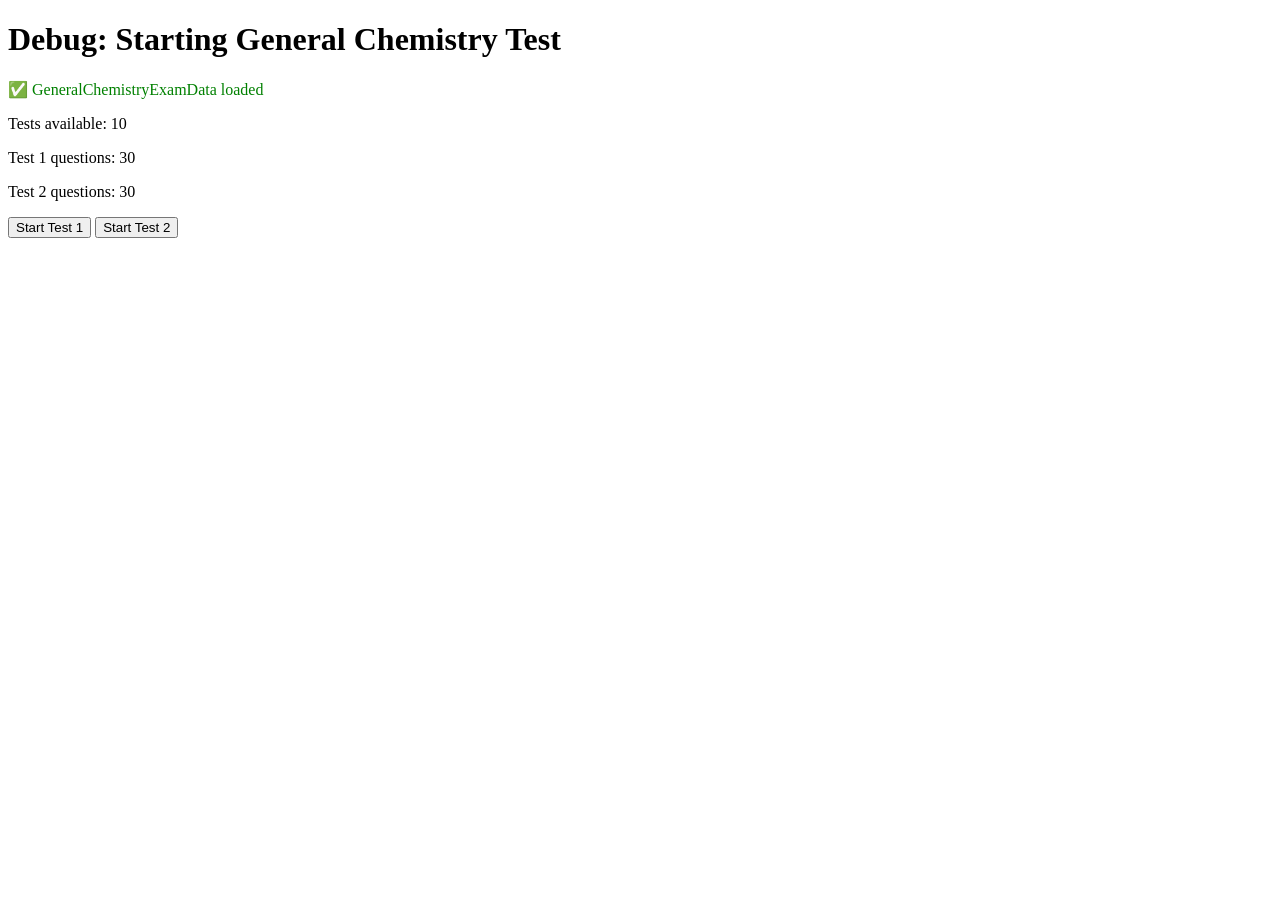
<file: debug-genchem-start.html>
<!DOCTYPE html>
<html lang="en">
<head>
    <meta charset="UTF-8">
    <meta name="viewport" content="width=device-width, initial-scale=1.0">
    <title>Debug General Chemistry Test Start</title>
</head>
<body>
    <h1>Debug: Starting General Chemistry Test</h1>
    <div id="output"></div>
    <button id="startTest1">Start Test 1</button>
    <button id="startTest2">Start Test 2</button>

    <script src="General Chemistry/exam-data.js"></script>
    <script>
        const output = document.getElementById('output');
        
        function log(message, color = 'black') {
            const p = document.createElement('p');
            p.style.color = color;
            p.textContent = message;
            output.appendChild(p);
        }
        
        // Check if data is loaded
        if (typeof window.GeneralChemistryExamData !== 'undefined') {
            log('✅ GeneralChemistryExamData loaded', 'green');
            log(`Tests available: ${window.GeneralChemistryExamData.length}`);
            log(`Test 1 questions: ${window.GeneralChemistryExamData[0].length}`);
            log(`Test 2 questions: ${window.GeneralChemistryExamData[1].length}`);
        } else {
            log('❌ GeneralChemistryExamData NOT loaded', 'red');
        }
        
        // Simulate what startPreTest does
        document.getElementById('startTest1').addEventListener('click', function() {
            log('--- Clicking Start Test 1 ---', 'blue');
            
            const subjectName = 'General Chemistry';
            const testIndex = 0;
            
            // This is what getAllTestData() returns
            const allTestData = {
                "General Chemistry": window.GeneralChemistryExamData || []
            };
            
            log(`allTestData['General Chemistry'] exists: ${!!allTestData['General Chemistry']}`);
            log(`allTestData['General Chemistry'] length: ${allTestData['General Chemistry'].length}`);
            
            const test = allTestData[subjectName] && allTestData[subjectName][testIndex];
            log(`test exists: ${!!test}`);
            log(`test length: ${test ? test.length : 'N/A'}`);
            
            if (!test || test.length === 0) {
                log('❌ ERROR: Test has no questions!', 'red');
            } else {
                log(`✅ Test ready with ${test.length} questions`, 'green');
                log(`First question: ${test[0].stem.substring(0, 60)}...`);
            }
        });
        
        document.getElementById('startTest2').addEventListener('click', function() {
            log('--- Clicking Start Test 2 ---', 'blue');
            
            const subjectName = 'General Chemistry';
            const testIndex = 1;
            
            const allTestData = {
                "General Chemistry": window.GeneralChemistryExamData || []
            };
            
            const test = allTestData[subjectName] && allTestData[subjectName][testIndex];
            log(`test exists: ${!!test}`);
            log(`test length: ${test ? test.length : 'N/A'}`);
            
            if (!test || test.length === 0) {
                log('❌ ERROR: Test has no questions!', 'red');
            } else {
                log(`✅ Test ready with ${test.length} questions`, 'green');
                log(`First question: ${test[0].stem.substring(0, 60)}...`);
            }
        });
    </script>
</body>
</html>
</file>
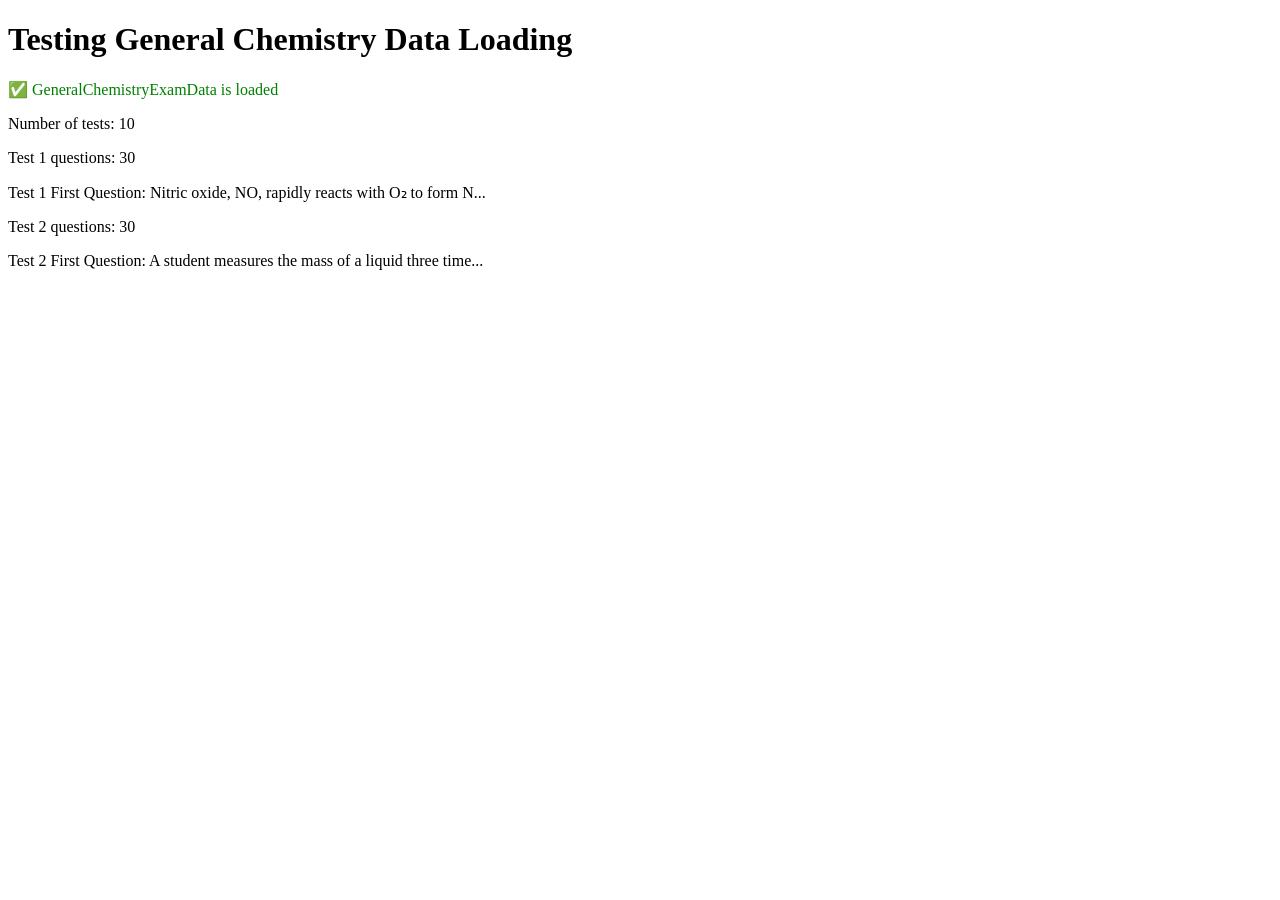
<file: test-genchem-data.html>
<!DOCTYPE html>
<html lang="en">
<head>
    <meta charset="UTF-8">
    <meta name="viewport" content="width=device-width, initial-scale=1.0">
    <title>Test General Chemistry Data</title>
</head>
<body>
    <h1>Testing General Chemistry Data Loading</h1>
    <div id="output"></div>

    <script src="General Chemistry/exam-data.js"></script>
    <script>
        const output = document.getElementById('output');
        
        if (typeof window.GeneralChemistryExamData !== 'undefined') {
            output.innerHTML += '<p style="color: green;">✅ GeneralChemistryExamData is loaded</p>';
            output.innerHTML += `<p>Number of tests: ${window.GeneralChemistryExamData.length}</p>`;
            
            if (window.GeneralChemistryExamData.length > 0) {
                output.innerHTML += `<p>Test 1 questions: ${window.GeneralChemistryExamData[0].length}</p>`;
                output.innerHTML += `<p>Test 1 First Question: ${window.GeneralChemistryExamData[0][0].stem.substring(0, 50)}...</p>`;
            }
            
            if (window.GeneralChemistryExamData.length > 1) {
                output.innerHTML += `<p>Test 2 questions: ${window.GeneralChemistryExamData[1].length}</p>`;
                output.innerHTML += `<p>Test 2 First Question: ${window.GeneralChemistryExamData[1][0].stem.substring(0, 50)}...</p>`;
            }
        } else {
            output.innerHTML += '<p style="color: red;">❌ GeneralChemistryExamData is NOT loaded</p>';
        }
    </script>
</body>
</html>
</file>
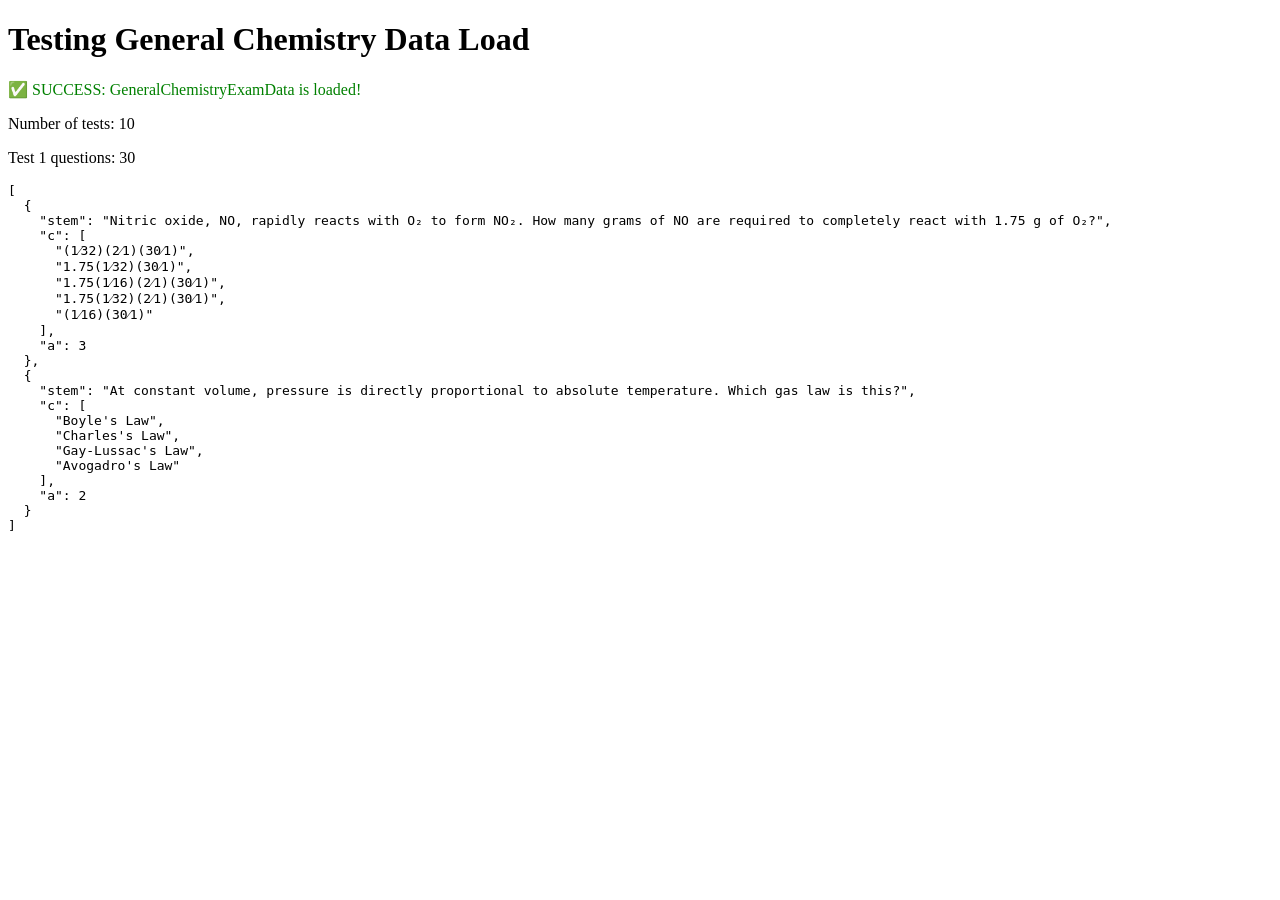
<file: test-genchem-load.html>
<!DOCTYPE html>
<html>
<head>
    <title>Test General Chemistry Data Load</title>
</head>
<body>
    <h1>Testing General Chemistry Data Load</h1>
    <div id="output"></div>
    
    <script src="General Chemistry/exam-data.js"></script>
    <script>
        const output = document.getElementById('output');
        
        setTimeout(() => {
            if (typeof window.GeneralChemistryExamData !== 'undefined') {
                output.innerHTML = `
                    <p style="color: green;">✅ SUCCESS: GeneralChemistryExamData is loaded!</p>
                    <p>Number of tests: ${window.GeneralChemistryExamData.length}</p>
                    <p>Test 1 questions: ${window.GeneralChemistryExamData[0] ? window.GeneralChemistryExamData[0].length : 0}</p>
                    <pre>${JSON.stringify(window.GeneralChemistryExamData[0] ? window.GeneralChemistryExamData[0].slice(0, 2) : [], null, 2)}</pre>
                `;
            } else {
                output.innerHTML = `
                    <p style="color: red;">❌ ERROR: GeneralChemistryExamData is NOT loaded!</p>
                    <p>Check browser console for errors.</p>
                `;
            }
        }, 100);
    </script>
</body>
</html>
</file>
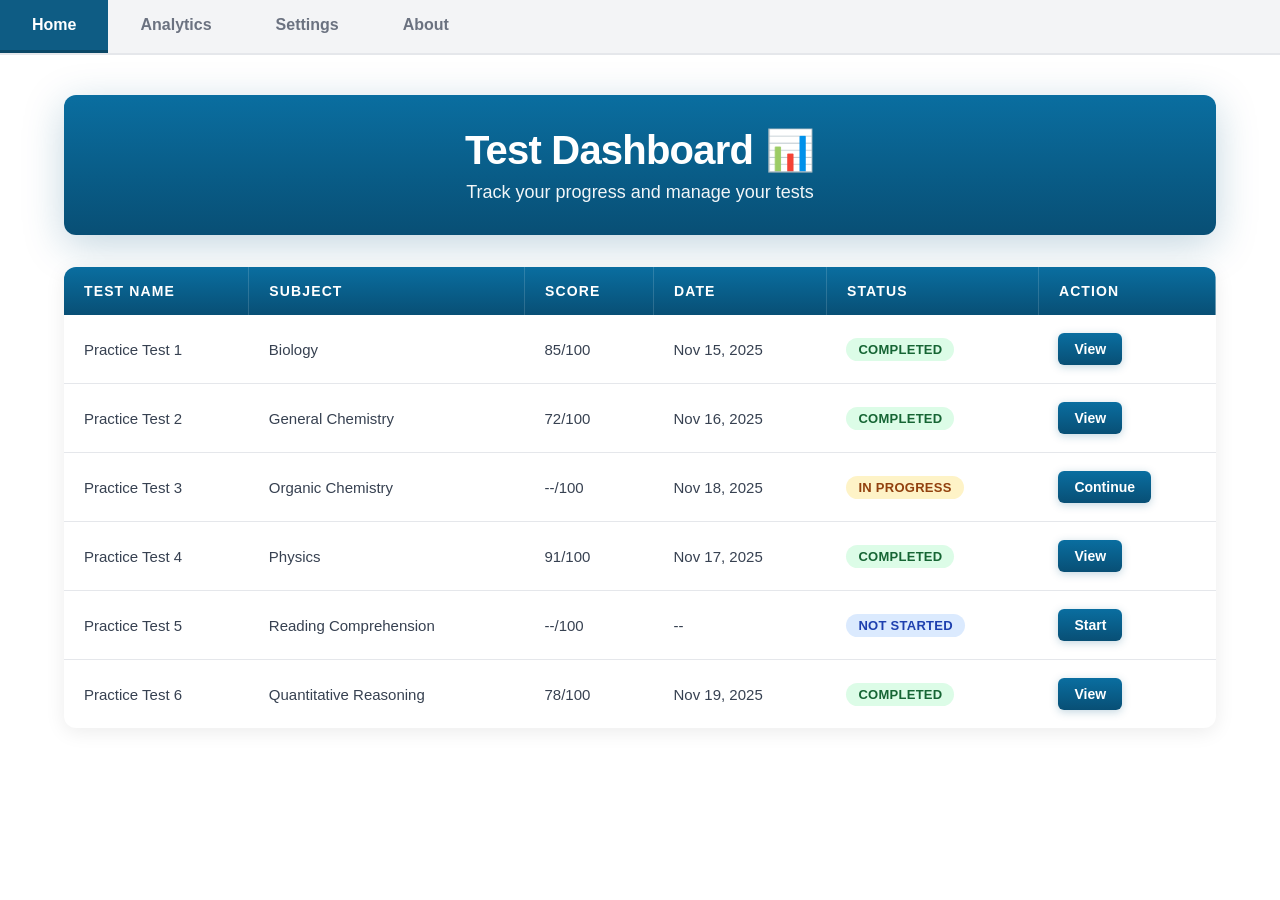
<file: test.html>
<!DOCTYPE html>
<html lang="en">
<head>
    <meta charset="UTF-8">
    <meta name="viewport" content="width=device-width, initial-scale=1.0">
    <title>Test Page - Optofutureprep</title>
    <style>
        * {
            box-sizing: border-box;
            margin: 0;
            padding: 0;
        }

        body {
            font-family: 'Inter', 'Segoe UI', Arial, sans-serif;
            background: #ffffff;
            color: #1f2937;
            min-height: 100vh;
        }

        /* Navigation Tabs */
        .nav-tabs {
            display: flex;
            background: #f3f4f6;
            border-bottom: 2px solid #e5e7eb;
            padding: 0;
            margin: 0;
        }

        .nav-tab {
            padding: 16px 32px;
            background: transparent;
            border: none;
            color: #6b7280;
            font-size: 16px;
            font-weight: 600;
            cursor: pointer;
            transition: all 0.2s ease;
            border-bottom: 3px solid transparent;
        }

        .nav-tab:hover {
            background: rgba(14, 92, 132, 0.1);
            color: #0e5c84;
        }

        .nav-tab.active {
            background: #0e5c84;
            color: #ffffff;
            border-bottom: 3px solid #0b4766;
        }

        /* Container */
        .container {
            max-width: 1200px;
            margin: 0 auto;
            padding: 40px 24px;
        }

        /* Header - Same style as subjects header */
        .page-header {
            text-align: center;
            margin-bottom: 32px;
            animation: slide-in 0.4s ease-out;
        }

        @keyframes slide-in {
            from {
                opacity: 0;
                transform: translateY(-10px);
            }
            to {
                opacity: 1;
                transform: translateY(0);
            }
        }

        .header-content {
            background: linear-gradient(180deg, #0a6ea0 0%, #084f75 100%);
            padding: 32px;
            border-radius: 12px;
            box-shadow: 0 10px 40px rgba(14, 92, 132, 0.25);
        }

        .header-title {
            display: flex;
            align-items: center;
            justify-content: center;
            gap: 12px;
            margin-bottom: 8px;
        }

        .header-title h1 {
            font-size: 2.5rem;
            font-weight: 800;
            color: #ffffff;
            letter-spacing: -0.02em;
        }

        .header-title .icon {
            font-size: 2.5rem;
        }

        .header-subtitle {
            color: #ffffff;
            font-size: 1.125rem;
            font-weight: 500;
            opacity: 0.95;
        }

        /* Table Card */
        .table-card {
            background: #ffffff;
            border-radius: 12px;
            box-shadow: 0 4px 20px rgba(0, 0, 0, 0.08);
            overflow: hidden;
        }

        .table-wrapper {
            overflow-x: auto;
        }

        table {
            width: 100%;
            border-collapse: collapse;
        }

        /* Table Header */
        thead {
            background: linear-gradient(180deg, #0a6ea0 0%, #084f75 100%);
        }

        thead th {
            padding: 16px 20px;
            text-align: left;
            font-size: 0.875rem;
            font-weight: 700;
            color: #ffffff;
            text-transform: uppercase;
            letter-spacing: 0.08em;
            border-right: 1px solid rgba(255, 255, 255, 0.15);
        }

        thead th:last-child {
            border-right: none;
        }

        /* Table Body */
        tbody tr {
            border-bottom: 1px solid #e5e7eb;
            transition: background 0.15s ease;
        }

        tbody tr:hover {
            background: rgba(14, 92, 132, 0.05);
        }

        tbody tr:last-child {
            border-bottom: none;
        }

        tbody td {
            padding: 18px 20px;
            font-size: 15px;
            color: #374151;
        }

        /* Status Badges */
        .status-badge {
            display: inline-block;
            padding: 4px 12px;
            border-radius: 12px;
            font-size: 0.813rem;
            font-weight: 600;
            text-transform: uppercase;
            letter-spacing: 0.02em;
        }

        .status-success {
            background: #dcfce7;
            color: #166534;
        }

        .status-warning {
            background: #fef3c7;
            color: #92400e;
        }

        .status-error {
            background: #fee2e2;
            color: #991b1b;
        }

        .status-info {
            background: #dbeafe;
            color: #1e40af;
        }

        /* Action Button */
        .btn-action {
            padding: 8px 16px;
            background: linear-gradient(180deg, #0a6ea0 0%, #084f75 100%);
            color: #ffffff;
            border: none;
            border-radius: 6px;
            font-size: 0.875rem;
            font-weight: 600;
            cursor: pointer;
            transition: all 0.2s ease;
            box-shadow: 0 2px 8px rgba(14, 92, 132, 0.25);
        }

        .btn-action:hover {
            background: linear-gradient(180deg, #084f75 0%, #0b4766 100%);
            box-shadow: 0 4px 12px rgba(14, 92, 132, 0.35);
            transform: translateY(-1px);
        }

        .btn-action:active {
            transform: translateY(0);
            box-shadow: 0 2px 6px rgba(14, 92, 132, 0.25);
        }

        /* Empty State */
        .empty-state {
            text-align: center;
            padding: 60px 20px;
            color: #6b7280;
        }

        .empty-state .icon {
            font-size: 4rem;
            margin-bottom: 16px;
            opacity: 0.4;
        }

        .empty-state h3 {
            font-size: 1.25rem;
            margin-bottom: 8px;
            color: #374151;
        }

        .empty-state p {
            font-size: 0.938rem;
        }

        /* Responsive */
        @media (max-width: 768px) {
            .nav-tab {
                padding: 12px 20px;
                font-size: 14px;
            }

            .header-content {
                padding: 24px;
            }

            .header-title h1 {
                font-size: 2rem;
            }

            .header-title .icon {
                font-size: 2rem;
            }

            .container {
                padding: 24px 16px;
            }

            tbody td, thead th {
                padding: 12px 16px;
                font-size: 14px;
            }
        }
    </style>
</head>
<body>
    <!-- Navigation Tabs -->
    <nav class="nav-tabs">
        <button class="nav-tab active" onclick="switchTab(this, 'home')">Home</button>
        <button class="nav-tab" onclick="switchTab(this, 'analytics')">Analytics</button>
        <button class="nav-tab" onclick="switchTab(this, 'settings')">Settings</button>
        <button class="nav-tab" onclick="switchTab(this, 'about')">About</button>
    </nav>

    <!-- Main Content -->
    <div class="container">
        <!-- Page Header - Same style as subjects page -->
        <header class="page-header">
            <div class="header-content">
                <div class="header-title">
                    <h1>Test Dashboard</h1>
                    <span class="icon">📊</span>
                </div>
                <p class="header-subtitle">Track your progress and manage your tests</p>
            </div>
        </header>

        <!-- Table Card -->
        <div class="table-card">
            <div class="table-wrapper">
                <table>
                    <thead>
                        <tr>
                            <th>Test Name</th>
                            <th>Subject</th>
                            <th>Score</th>
                            <th>Date</th>
                            <th>Status</th>
                            <th>Action</th>
                        </tr>
                    </thead>
                    <tbody id="test-table-body">
                        <tr>
                            <td>Practice Test 1</td>
                            <td>Biology</td>
                            <td>85/100</td>
                            <td>Nov 15, 2025</td>
                            <td><span class="status-badge status-success">Completed</span></td>
                            <td><button class="btn-action" onclick="viewTest(1)">View</button></td>
                        </tr>
                        <tr>
                            <td>Practice Test 2</td>
                            <td>General Chemistry</td>
                            <td>72/100</td>
                            <td>Nov 16, 2025</td>
                            <td><span class="status-badge status-success">Completed</span></td>
                            <td><button class="btn-action" onclick="viewTest(2)">View</button></td>
                        </tr>
                        <tr>
                            <td>Practice Test 3</td>
                            <td>Organic Chemistry</td>
                            <td>--/100</td>
                            <td>Nov 18, 2025</td>
                            <td><span class="status-badge status-warning">In Progress</span></td>
                            <td><button class="btn-action" onclick="continueTest(3)">Continue</button></td>
                        </tr>
                        <tr>
                            <td>Practice Test 4</td>
                            <td>Physics</td>
                            <td>91/100</td>
                            <td>Nov 17, 2025</td>
                            <td><span class="status-badge status-success">Completed</span></td>
                            <td><button class="btn-action" onclick="viewTest(4)">View</button></td>
                        </tr>
                        <tr>
                            <td>Practice Test 5</td>
                            <td>Reading Comprehension</td>
                            <td>--/100</td>
                            <td>--</td>
                            <td><span class="status-badge status-info">Not Started</span></td>
                            <td><button class="btn-action" onclick="startTest(5)">Start</button></td>
                        </tr>
                        <tr>
                            <td>Practice Test 6</td>
                            <td>Quantitative Reasoning</td>
                            <td>78/100</td>
                            <td>Nov 19, 2025</td>
                            <td><span class="status-badge status-success">Completed</span></td>
                            <td><button class="btn-action" onclick="viewTest(6)">View</button></td>
                        </tr>
                    </tbody>
                </table>
            </div>
        </div>
    </div>

    <script>
        // Tab switching functionality
        function switchTab(element, tabName) {
            // Remove active class from all tabs
            document.querySelectorAll('.nav-tab').forEach(tab => {
                tab.classList.remove('active');
            });
            
            // Add active class to clicked tab
            element.classList.add('active');
            
            console.log('Switched to tab:', tabName);
        }

        // Test action functions
        function viewTest(testId) {
            console.log('Viewing test:', testId);
            alert('Opening test ' + testId + ' results...');
        }

        function continueTest(testId) {
            console.log('Continuing test:', testId);
            alert('Resuming test ' + testId + '...');
        }

        function startTest(testId) {
            console.log('Starting test:', testId);
            alert('Starting test ' + testId + '...');
        }

        // Server connection test
        document.addEventListener('DOMContentLoaded', function() {
            console.log('Test page loaded successfully!');
            console.log('Current URL:', window.location.href);
            console.log('Timestamp:', new Date().toLocaleString());
        });
    </script>
</body>
</html>
</file>
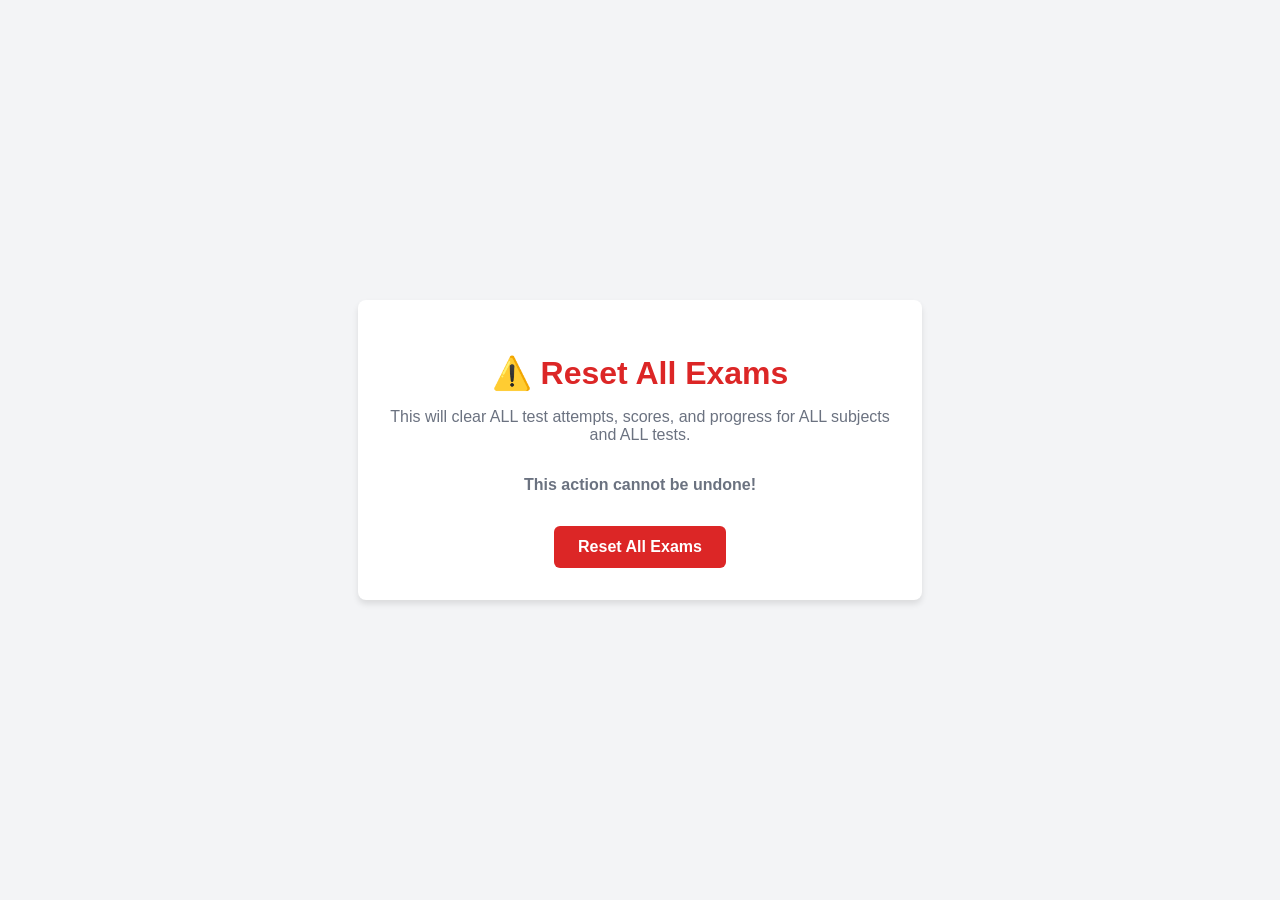
<file: demos/reset-all-exams.html>
<!DOCTYPE html>
<html lang="en">
<head>
    <meta charset="UTF-8">
    <meta name="viewport" content="width=device-width, initial-scale=1.0">
    <title>Reset All Exams</title>
    <style>
        body {
            font-family: Arial, sans-serif;
            display: flex;
            justify-content: center;
            align-items: center;
            min-height: 100vh;
            margin: 0;
            background: #f3f4f6;
        }
        .container {
            background: white;
            padding: 2rem;
            border-radius: 8px;
            box-shadow: 0 4px 6px rgba(0, 0, 0, 0.1);
            text-align: center;
            max-width: 500px;
        }
        h1 {
            color: #dc2626;
            margin-bottom: 1rem;
        }
        p {
            color: #6b7280;
            margin-bottom: 2rem;
        }
        button {
            background: #dc2626;
            color: white;
            border: none;
            padding: 12px 24px;
            font-size: 16px;
            font-weight: bold;
            border-radius: 6px;
            cursor: pointer;
            transition: background 0.2s;
        }
        button:hover {
            background: #b91c1c;
        }
        .status {
            margin-top: 1rem;
            padding: 1rem;
            border-radius: 6px;
            display: none;
        }
        .status.success {
            background: #d1fae5;
            color: #065f46;
            border: 1px solid #10b981;
        }
        .status.error {
            background: #fee2e2;
            color: #991b1b;
            border: 1px solid #ef4444;
        }
    </style>
</head>
<body>
    <div class="container">
        <h1>⚠️ Reset All Exams</h1>
        <p>This will clear ALL test attempts, scores, and progress for ALL subjects and ALL tests.</p>
        <p><strong>This action cannot be undone!</strong></p>
        <button onclick="resetAll()">Reset All Exams</button>
        <div id="status" class="status"></div>
    </div>

    <script>
        function resetAll() {
            const statusDiv = document.getElementById('status');
            
            try {
                // Get all localStorage keys
                const allKeys = Object.keys(localStorage);
                
                // Define all prefixes that indicate test-related data
                const testDataPrefixes = [
                    'opto-test-history',
                    'opto_exam_state_',
                    'test_',
                    'completed-test-',
                    'completed-tests-list',
                    'highlights-',
                    'passageHighlights-',
                    'tagged-'
                ];
                
                let clearedCount = 0;
                
                // Clear all keys that match test data prefixes
                for (const key of allKeys) {
                    try {
                        let shouldClear = false;
                        for (const prefix of testDataPrefixes) {
                            if (key.startsWith(prefix)) {
                                shouldClear = true;
                                break;
                            }
                        }
                        
                        if (shouldClear) {
                            localStorage.removeItem(key);
                            clearedCount++;
                        }
                    } catch (e) {
                        console.warn(`Could not remove key ${key}:`, e);
                    }
                }
                
                // Set flag for page reload
                try {
                    sessionStorage.setItem('reset-in-progress', 'true');
                } catch (e) {
                    // Ignore if sessionStorage not available
                }
                
                statusDiv.textContent = `✅ Successfully cleared ${clearedCount} entries! Redirecting to main page...`;
                statusDiv.className = 'status success';
                statusDiv.style.display = 'block';
                
                // Redirect to main page after a short delay
                setTimeout(() => {
                    window.location.href = 'index.html';
                }, 1500);
                
            } catch (error) {
                statusDiv.textContent = `❌ Error: ${error.message}`;
                statusDiv.className = 'status error';
                statusDiv.style.display = 'block';
                console.error('Error during reset:', error);
            }
        }
    </script>
</body>
</html>
</file>
